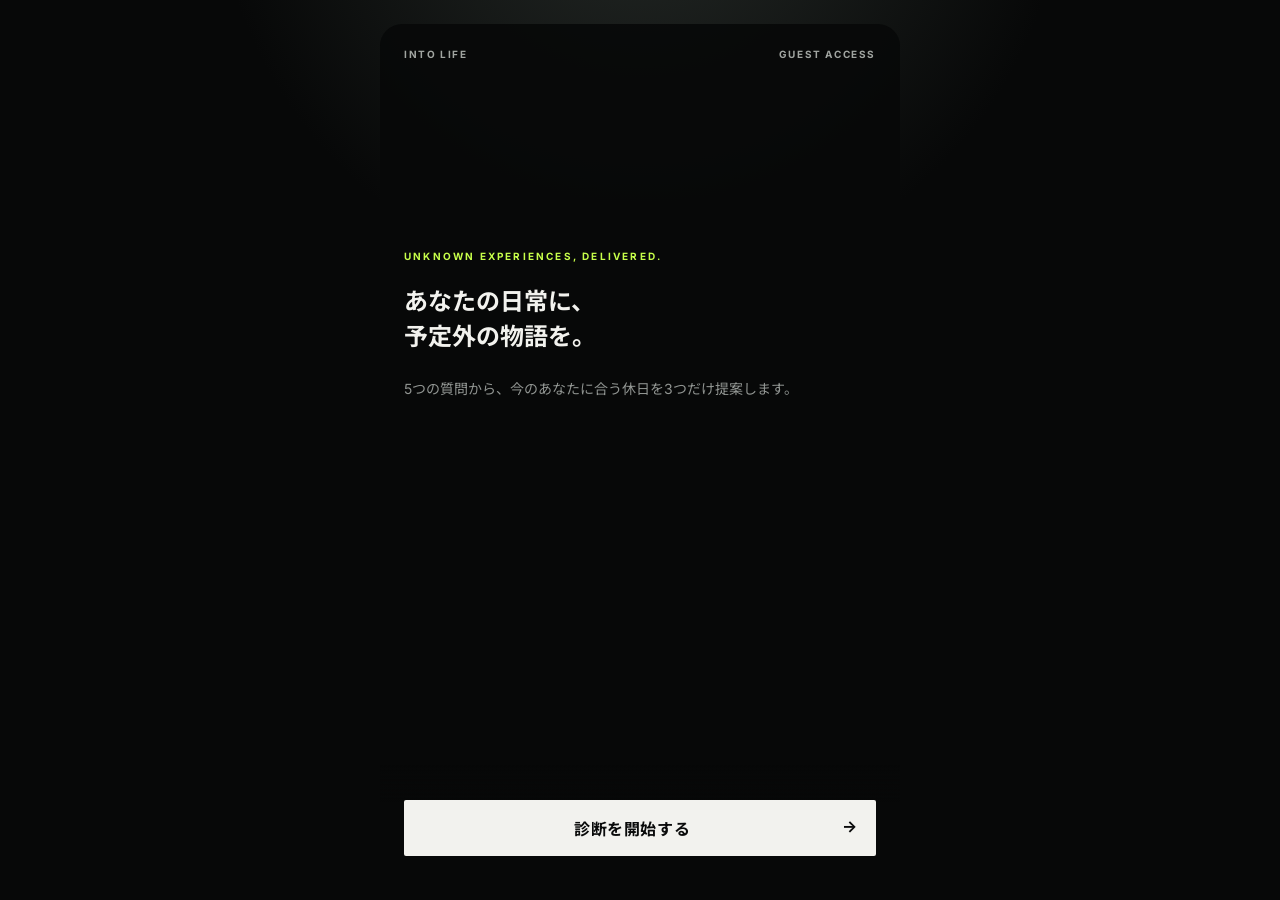
<file: index.html>
<!doctype html>
<html lang="ja">
<head>
  <meta charset="utf-8">
  <meta name="viewport" content="width=device-width,initial-scale=1,viewport-fit=cover">
  <meta name="theme-color" content="#070808">
  <title>Into life — Your reality, unlocked.</title>
  <link rel="stylesheet" href="./assets/user.css">
  <link rel="stylesheet" href="./assets/user-ux.css">
  <link rel="stylesheet" href="./assets/guest.css">
</head>
<body>
  <div id="splash" class="splash" aria-hidden="true">
    <div class="splash-mark">INTO LIFE</div>
    <p>日常に、自分では選ばなかった事件を。</p>
  </div>

  <main id="onboarding" class="onboarding hidden">
    <section class="onboard-screen active" data-onboard="0">
      <header class="minimal-head"><span>INTO LIFE</span><span>GUEST ACCESS</span></header>
      <div class="onboard-hero">
        <p class="signal">UNKNOWN EXPERIENCES, DELIVERED.</p>
        <h1>あなたの日常に、<br>予定外の物語を。</h1>
        <p class="lead">5つの質問から、今のあなたに合う休日を3つだけ提案します。</p>
      </div>
      <div class="onboard-footer"><button class="action light" data-onboard-next>診断を開始する <span>→</span></button></div>
    </section>

    <section class="onboard-screen" data-onboard="1">
      <header class="minimal-head"><button class="text-button" data-onboard-prev>← BACK</button><span>01 / 05</span></header>
      <div class="question-wrap">
        <p class="signal">PREFERENCE CHECK</p><h2>今の気分を、<br>5つだけ。</h2>
        <p class="survey-shortcut">深く考えず、今の気分に近いものを選んでください。</p>
        <fieldset><legend>今の休日、どちらに近い？</legend><div class="choice-grid" data-choice="mood"><button class="choice selected" data-value="rest">静かに過ごしたい</button><button class="choice" data-value="active">何かを起こしたい</button></div></fieldset>
        <fieldset><legend>どんな刺激がほしい？</legend><div class="choice-grid three" data-choice="stimulus"><button class="choice" data-value="people">人</button><button class="choice selected" data-value="place">場所</button><button class="choice" data-value="experience">体験</button></div></fieldset>
        <fieldset><legend>どこまで未知でも大丈夫？</legend><div class="choice-grid three" data-choice="unknown"><button class="choice selected" data-value="safe">安心寄り</button><button class="choice" data-value="mid">少し未知</button><button class="choice" data-value="high">かなり未知</button></div></fieldset>
        <fieldset><legend>人との距離感は？</legend><div class="choice-grid three" data-choice="social"><button class="choice selected" data-value="solo">ひとり中心</button><button class="choice" data-value="small">少人数</button><button class="choice" data-value="social">交流したい</button></div></fieldset>
        <fieldset><legend>使える時間は？</legend><div class="choice-grid three" data-choice="duration"><button class="choice" data-value="short">2時間以内</button><button class="choice selected" data-value="half">半日</button><button class="choice" data-value="full">一日</button></div></fieldset>
      </div>
      <div class="onboard-footer"><button id="diagnoseButton" class="action light">このままおすすめを見る <span>→</span></button></div>
    </section>

    <section class="onboard-screen" data-onboard="2">
      <header class="minimal-head"><span>INTO LIFE</span><span>ANALYSIS COMPLETE</span></header>
      <div class="result-wrap">
        <div class="result-orbit"><span id="typeCode">LIGHT / UNKNOWN</span></div>
        <p class="signal">YOUR MISSION PROFILE</p>
        <h2 id="typeName">静かな探索者</h2>
        <p id="typeDescription" class="lead">安心できる輪郭を残しながら、知らない場所へ踏み出す体験が合っています。</p>
        <div class="classified"><span>CLASSIFIED</span><p>診断結果をもとに、運営があなたのためのミッションを準備します。内容は公開の瞬間まで秘密です。</p></div>
      </div>
      <div class="onboard-footer"><button id="completeDiagnosis" class="action light">3つの提案を見る <span>→</span></button></div>
    </section>

    <section class="onboard-screen" data-onboard="3">
      <header class="minimal-head"><span>INTO LIFE</span><span>NAME REQUIRED</span></header>
      <div class="auth-intro">
        <p class="signal">IDENTIFICATION</p>
        <h2>ユーザーネームを<br>決めてください。</h2>
        <p class="lead">メールアドレスもアカウント登録も必要ありません。ユーザーネームはこの端末にだけ保存されます。</p>
        <form id="nameForm" class="name-form">
          <label>USERNAME<input id="username" type="text" autocomplete="username" maxlength="40" placeholder="例：RIN" required></label>
          <button class="action light" type="submit">Into lifeをはじめる <span>→</span></button>
        </form>
      </div>
    </section>
  </main>

  <div id="app" class="app hidden">
    <header class="app-header">
      <span class="wordmark">INTO LIFE</span>
    </header>

    <section id="homeView" class="app-view active">
      <div id="homeContent" class="view-content"><div class="loading"><i></i><p>SECURE CHANNEL CONNECTING</p></div></div>
    </section>

  </div>

  <div id="toast" class="toast" role="status"></div>
  <script src="./assets/event-catalog.js?v=guided-three-choice"></script>
  <script src="./assets/user-app.js?v=guided-three-choice"></script>
</body>
</html>
</file>
<file: assets/user.css>
@import url('https://fonts.googleapis.com/css2?family=Inter:wght@400;500;600;700&family=Noto+Sans+JP:wght@400;500;600;700&display=swap');
:root{--black:#070808;--ink:#0b0c0d;--panel:#111314;--panel-2:#17191a;--white:#f2f2ee;--soft:#c8c9c5;--muted:#777b78;--line:#242725;--accent:#c7ff4a;--danger:#ff776e;--safe-bottom:max(20px,env(safe-area-inset-bottom));font-synthesis:none}*{box-sizing:border-box}html{background:var(--black);color:var(--white)}body{margin:0;min-height:100vh;background:radial-gradient(circle at 50% -15%,#252a27 0,transparent 35%),var(--black);font-family:Inter,"Noto Sans JP",sans-serif;-webkit-font-smoothing:antialiased}button,input{font:inherit}button{cursor:pointer}.hidden{display:none!important}.signal{margin:0 0 13px;color:var(--accent);font-size:10px;font-weight:700;letter-spacing:.22em}.splash{position:fixed;z-index:100;inset:0;display:grid;place-content:center;text-align:center;background:#050606;transition:opacity .65s ease,visibility .65s}.splash::before{content:"";position:absolute;inset:0;background:linear-gradient(105deg,transparent 45%,rgba(255,255,255,.035) 50%,transparent 55%);animation:scan 1.6s ease}.splash-mark{font-size:24px;font-weight:700;letter-spacing:.38em;animation:splashType 1.2s cubic-bezier(.2,.8,.2,1)}.splash p{margin:20px 0 0;color:#8d918d;font-size:12px;letter-spacing:.08em}.splash.done{opacity:0;visibility:hidden}.onboarding{width:min(100%,520px);min-height:100dvh;margin:auto;position:relative;background:rgba(7,8,8,.9);overflow:hidden}.onboard-screen{display:none;min-height:100dvh;padding:calc(24px + env(safe-area-inset-top)) 24px calc(112px + var(--safe-bottom));animation:viewIn .45s ease}.onboard-screen.active{display:block}.minimal-head{display:flex;justify-content:space-between;align-items:center;color:#a1a5a1;font-size:10px;font-weight:700;letter-spacing:.16em}.text-button{border:0;background:none;color:inherit;font-size:10px;letter-spacing:.12em;padding:7px 0}.onboard-hero{padding-top:clamp(110px,22vh,190px)}.onboard h1{font-size:clamp(42px,11vw,59px);line-height:1.08;letter-spacing:-.055em;margin:0;max-width:470px}.lead{color:#919592;font-size:14px;line-height:1.9;margin:24px 0 0;max-width:400px}.onboard-footer{position:fixed;z-index:3;bottom:0;left:50%;transform:translateX(-50%);width:min(100%,520px);padding:35px 24px var(--safe-bottom);background:linear-gradient(transparent,var(--black) 34%)}.action{width:100%;min-height:56px;border:0;border-radius:2px;padding:16px 18px;font-weight:700;letter-spacing:.04em}.action span{float:right}.action.light{background:var(--white);color:#0a0b0b}.action.dark{background:#181a1a;color:var(--white);border:1px solid #292c2a}.question-wrap{padding:68px 0 0}.question-wrap h2,.result-wrap h2,.auth-intro h2{margin:0;font-size:38px;line-height:1.18;letter-spacing:-.045em}.question-wrap fieldset{border:0;padding:0;margin:36px 0 0}.question-wrap legend{color:#9a9e9a;font-size:12px;margin-bottom:12px}.choice-grid{display:grid;grid-template-columns:1fr 1fr;gap:8px}.choice-grid.three{grid-template-columns:repeat(3,1fr)}.choice{min-height:52px;border:1px solid #282b29;background:#111312;color:#9b9f9b;padding:10px 8px;font-size:12px}.choice.selected{border-color:var(--white);background:var(--white);color:#090a0a}.result-wrap{padding-top:76px}.result-orbit{width:154px;height:154px;border:1px solid #343834;border-radius:50%;display:grid;place-items:center;margin-bottom:47px;position:relative}.result-orbit::before,.result-orbit::after{content:"";position:absolute;border:1px solid #1d201e;border-radius:50%;inset:14px}.result-orbit::after{inset:31px;background:var(--accent);border:0;box-shadow:0 0 55px rgba(199,255,74,.13)}.result-orbit span{z-index:1;color:#111;font-size:8px;font-weight:800;letter-spacing:.11em}.classified{margin-top:38px;padding:19px 0;border-top:1px solid var(--line);border-bottom:1px solid var(--line);display:grid;grid-template-columns:84px 1fr;gap:16px}.classified span{color:var(--accent);font-size:9px;letter-spacing:.14em}.classified p{color:#858985;font-size:12px;line-height:1.7;margin:0}.auth-intro{padding-top:clamp(150px,28vh,240px)}.app{width:min(100%,680px);min-height:100dvh;margin:auto;position:relative;background:rgba(7,8,8,.92);box-shadow:0 0 100px rgba(0,0,0,.45)}.app-header{height:76px;padding:calc(16px + env(safe-area-inset-top)) 21px 8px;display:flex;align-items:center;justify-content:space-between;position:fixed;z-index:15;top:0;left:50%;transform:translateX(-50%);width:min(100%,680px);background:linear-gradient(var(--black) 64%,transparent)}.wordmark{border:0;background:none;color:var(--white);font-size:12px;font-weight:700;letter-spacing:.24em;padding:8px 0}.header-actions{display:flex;gap:8px}.round-button,.avatar-button{width:35px;height:35px;border:1px solid var(--line);border-radius:50%;background:#0c0e0d;color:#c8cbc7}.avatar-button{font-size:9px;font-weight:700;letter-spacing:.08em}.round-button.refreshing{animation:spin .7s linear infinite}.app-view{display:none;min-height:100dvh;padding-top:76px;padding-bottom:calc(85px + var(--safe-bottom));animation:viewIn .35s ease}.app-view.active{display:block}.view-content{padding:28px 21px 50px}.loading{min-height:70vh;display:grid;place-content:center;text-align:center}.loading i{display:block;width:8px;height:8px;background:var(--accent);border-radius:50%;margin:0 auto 22px;animation:pulse 1.2s infinite}.loading p{font-size:9px;letter-spacing:.2em;color:#6d716d}.error-state,.empty-state{min-height:65vh;display:grid;place-content:center;text-align:center}.error-state h2,.empty-state h2{font-size:30px;margin:10px 0}.error-state p,.empty-state p{color:var(--muted);font-size:13px;line-height:1.8}.retry{border:0;background:var(--white);color:#111;padding:13px 18px;margin-top:20px}.home-intro{display:flex;justify-content:space-between;align-items:end;margin:7px 0 20px}.home-intro p{margin:0;color:#797d79;font-size:11px}.mission-index{font-size:10px;letter-spacing:.14em;color:#9b9f9b}.hero-mission{position:relative;min-height:520px;padding:30px 24px 25px;background:linear-gradient(160deg,#171a18,#0d0f0e 60%);overflow:hidden}.hero-mission::before{content:"";position:absolute;width:310px;height:310px;border:1px solid #252925;border-radius:50%;right:-155px;top:-80px}.hero-mission::after{content:"";position:absolute;width:185px;height:185px;border:1px solid #202320;border-radius:50%;right:-92px;top:-18px}.hero-top{position:relative;z-index:1;display:flex;justify-content:space-between;align-items:center}.state-label{font-size:9px;letter-spacing:.2em;color:var(--accent);font-weight:700}.state-dot{width:7px;height:7px;border-radius:50%;background:var(--accent);box-shadow:0 0 18px rgba(199,255,74,.6)}.event-date{position:relative;z-index:1;margin-top:65px}.event-date span{display:block;color:#767a76;font-size:9px;letter-spacing:.2em;margin-bottom:9px}.event-date strong{font-size:52px;line-height:1;letter-spacing:-.055em;font-weight:500}.mission-main{position:relative;z-index:1;margin-top:65px}.mission-main .pretitle{font-size:9px;letter-spacing:.18em;color:#777b77;margin-bottom:13px}.mission-main h1{font-size:clamp(36px,10vw,52px);line-height:1.08;letter-spacing:-.055em;margin:0;overflow-wrap:anywhere}.mission-main h1.concealed{font-size:58px;letter-spacing:.15em;filter:blur(.4px)}.mission-copy{color:#8e928e;font-size:13px;line-height:1.8;margin:18px 0 0;max-width:430px}.hero-footer{position:absolute;z-index:1;bottom:25px;left:24px;right:24px;display:flex;justify-content:space-between;align-items:end}.micro-data span{display:block;color:#666a66;font-size:8px;letter-spacing:.15em;margin-bottom:5px}.micro-data strong{font-size:13px;font-weight:500}.hero-symbol{font-size:31px;color:#40443f}.countdown{padding:31px 4px 23px;border-bottom:1px solid var(--line)}.countdown-label{font-size:8px;letter-spacing:.22em;color:#737773}.countdown-grid{display:grid;grid-template-columns:1fr 1.4fr;align-items:end;margin-top:12px}.countdown-days strong{font-size:34px;font-weight:500}.countdown-days span{font-size:9px;letter-spacing:.18em;color:#7d817d;margin-left:7px}.countdown-clock{font-size:24px;letter-spacing:.08em;text-align:right;color:#bfc2be}.intel{padding:30px 3px 0}.intel-header{display:flex;justify-content:space-between;align-items:center}.intel-header h2{font-size:20px;margin:0}.unlock-badge{font-size:8px;color:var(--accent);letter-spacing:.14em}.intel-block{padding:24px 0;border-bottom:1px solid var(--line)}.intel-block span{display:block;color:#6f736f;font-size:8px;letter-spacing:.18em;margin-bottom:10px}.intel-block strong,.intel-block p{display:block;margin:0;color:#e4e5e1;font-size:18px;line-height:1.55;font-weight:500}.intel-block p{font-size:14px;color:#b2b5b1}.map-link{display:inline-flex;margin-top:16px;color:var(--accent);font-size:10px;letter-spacing:.12em;text-decoration:none}.reveal-panel{text-align:center;padding:55px 16px 38px}.reveal-seal{width:90px;height:90px;margin:0 auto 31px;border:1px solid #343834;border-radius:50%;display:grid;place-items:center;color:var(--accent);font-size:28px;animation:sealPulse 2.4s infinite}.reveal-panel h2{font-size:30px;margin:0}.reveal-panel p{color:#7d817d;font-size:12px;line-height:1.7}.reveal-button{margin-top:27px;width:100%;border:0;background:var(--accent);color:#0b0d0b;padding:18px;font-weight:800;letter-spacing:.08em}.revealed-copy{animation:revealIn .85s cubic-bezier(.2,.8,.2,1)}.complete-banner{margin:0 -24px -25px;padding:30px 24px;background:var(--white);color:#101110}.complete-banner .state-label{color:#4c514b}.complete-banner h2{font-size:33px;letter-spacing:-.04em;margin:12px 0 5px}.complete-banner p{color:#656964;font-size:11px}.feedback{padding:35px 3px}.feedback h2{font-size:21px}.feedback-question{margin-top:26px}.feedback-question p{color:#a4a8a4;font-size:12px}.binary{display:grid;grid-template-columns:1fr 1fr;gap:8px}.binary button,.stars button{border:1px solid var(--line);background:#111312;color:#a5a9a5;padding:13px}.binary button.selected,.stars button.selected{background:var(--white);color:#111}.stars{display:grid;grid-template-columns:repeat(5,1fr);gap:6px}.stars button{font-size:19px;padding:10px 2px}.feedback-note{color:#5f635f;font-size:9px;margin-top:18px}.unlocking .hero-mission{animation:unlockFlash 1s ease}.unlocking .state-label{animation:tracking .9s ease}.archive-content,.profile-content{padding-top:43px}.view-title{font-size:44px;letter-spacing:-.055em;margin:0}.view-subtitle{color:#7a7e7a;font-size:13px;line-height:1.7;margin:12px 0 45px}.archive-list{position:relative}.archive-list::before{content:"";position:absolute;top:0;bottom:0;left:24px;width:1px;background:#232623}.archive-row{position:relative;width:100%;display:grid;grid-template-columns:49px 1fr auto;gap:14px;align-items:center;border:0;border-bottom:1px solid var(--line);background:transparent;color:var(--white);padding:22px 0;text-align:left}.archive-num{z-index:1;width:49px;height:49px;border-radius:50%;display:grid;place-items:center;background:var(--black);border:1px solid #2d312d;color:#8f938f;font-size:10px}.archive-row.current .archive-num{background:var(--accent);color:#111;border-color:var(--accent)}.archive-title{font-size:14px;font-weight:600;line-height:1.5}.archive-title.secret{letter-spacing:.16em}.archive-date{color:#636763;font-size:9px;margin-top:6px}.archive-state{color:#777b77;font-size:8px;letter-spacing:.14em}.archive-row.current .archive-state{color:var(--accent)}.profile-identity{padding:20px 0 34px}.level{font-size:65px;letter-spacing:-.06em;line-height:1}.level span{display:block;font-size:9px;letter-spacing:.2em;color:#767a76;margin-bottom:11px}.profile-name{font-size:14px;color:#a6aaa6;margin-top:16px}.stat-grid{border-top:1px solid var(--line)}.stat{padding:25px 0;border-bottom:1px solid var(--line);display:flex;justify-content:space-between;align-items:end}.stat span{font-size:9px;letter-spacing:.16em;color:#747874}.stat strong{font-size:35px;font-weight:500}.progress-block{padding:30px 0}.progress-label{display:flex;justify-content:space-between;color:#747874;font-size:9px;letter-spacing:.12em}.progress-line{height:2px;background:#292c29;margin-top:13px}.progress-line i{display:block;height:100%;background:var(--accent)}.bottom-nav{position:fixed;z-index:20;bottom:0;left:50%;transform:translateX(-50%);width:min(100%,680px);height:calc(67px + var(--safe-bottom));padding:5px 12px var(--safe-bottom);display:grid;grid-template-columns:repeat(3,1fr);background:rgba(10,11,11,.94);backdrop-filter:blur(18px);border-top:1px solid #1e211f}.nav-item{border:0;background:transparent;color:#5f635f;display:grid;place-content:center;gap:4px;font-size:8px;letter-spacing:.1em}.nav-icon{font-size:18px;line-height:1}.nav-item.active{color:var(--white)}dialog{width:min(100% - 20px,480px);max-height:90dvh;padding:0;border:1px solid #262926;border-radius:12px 12px 0 0;background:#101211;color:var(--white);position:fixed;inset:auto 10px 0;margin:0 auto}dialog::backdrop{background:rgba(0,0,0,.75);backdrop-filter:blur(7px)}.auth-sheet{padding:17px 24px calc(25px + var(--safe-bottom));position:relative}.sheet-handle{width:34px;height:3px;background:#3a3e3a;margin:0 auto 28px}.close-button{position:absolute;right:17px;top:18px;border:0;background:transparent;color:#8e928e;font-size:24px}.auth-sheet h2{font-size:29px;margin:0}.auth-sheet>p:not(.signal):not(.auth-error){color:#7d817d;font-size:12px;line-height:1.7}.auth-sheet form{display:grid;gap:12px;margin-top:24px}.auth-sheet label{color:#737773;font-size:8px;letter-spacing:.16em}.auth-sheet input{display:block;width:100%;margin-top:8px;padding:14px;background:#181a19;color:#fff;border:1px solid #2b2e2b;outline:0}.auth-sheet input:focus{border-color:#8d928c}.auth-error{min-height:18px;color:var(--danger);font-size:11px;line-height:1.5}.compact-sheet h2{font-size:16px;overflow-wrap:anywhere;margin-bottom:30px}.toast{position:fixed;z-index:50;left:50%;bottom:calc(88px + var(--safe-bottom));transform:translate(-50%,10px);padding:11px 16px;background:var(--white);color:#111;font-size:10px;font-weight:700;opacity:0;pointer-events:none;transition:.25s}.toast.show{opacity:1;transform:translate(-50%,0)}@keyframes scan{from{transform:translateX(-70%)}to{transform:translateX(70%)}}@keyframes splashType{from{opacity:0;letter-spacing:.65em;filter:blur(6px)}to{opacity:1;letter-spacing:.38em;filter:blur(0)}}@keyframes viewIn{from{opacity:0;transform:translateY(8px)}to{opacity:1;transform:none}}@keyframes pulse{50%{opacity:.25;transform:scale(.7)}}@keyframes spin{to{transform:rotate(360deg)}}@keyframes sealPulse{50%{transform:scale(1.04);box-shadow:0 0 60px rgba(199,255,74,.08)}}@keyframes revealIn{from{opacity:0;filter:blur(12px);transform:scale(.97)}to{opacity:1;filter:blur(0);transform:none}}@keyframes unlockFlash{0%{filter:brightness(1)}30%{filter:brightness(1.6)}100%{filter:brightness(1)}}@keyframes tracking{from{letter-spacing:.5em;opacity:0}to{letter-spacing:.2em;opacity:1}}@media(min-width:681px){body{padding:24px 0}.app,.onboarding{min-height:calc(100dvh - 48px);border-radius:22px;overflow:hidden}.app-header{top:24px}.bottom-nav{bottom:24px;border-radius:0 0 22px 22px}.onboard-screen{min-height:calc(100dvh - 48px)}.onboard-footer{bottom:24px}.hero-mission{min-height:500px}.view-content{padding-left:34px;padding-right:34px}dialog{left:50%;bottom:24px;transform:translateX(-50%);margin:0}}@media(prefers-reduced-motion:reduce){*,*::before,*::after{animation-duration:.01ms!important;animation-iteration-count:1!important;scroll-behavior:auto!important;transition-duration:.01ms!important}}
</file>
<file: assets/user-ux.css>
/* UX clarity layer: interaction hierarchy without changing the visual world. */
.app-view{animation:fadeOnly .22s ease}.next-heading{text-align:center;margin:5px 0 23px}.next-heading .signal{margin-bottom:7px}.next-heading p{margin:0;color:#737773;font-size:10px}.mission-overview{min-height:440px;padding:27px 24px 24px;display:flex;flex-direction:column;background:linear-gradient(160deg,#181b19,#0d0f0e 64%);position:relative;overflow:hidden}.mission-overview::after{content:"";position:absolute;width:270px;height:270px;border:1px solid #272a27;border-radius:50%;right:-135px;top:-105px}.overview-head{display:flex;justify-content:space-between;position:relative;z-index:1}.overview-number{font-size:10px;letter-spacing:.16em;color:#a0a49f}.overview-date{margin-top:47px;position:relative;z-index:1}.overview-date strong{display:block;font-size:52px;line-height:1;font-weight:500;letter-spacing:-.055em}.overview-date span{display:block;margin-top:9px;color:#b4b7b3;font-size:20px}.status-summary{margin-top:auto;position:relative;z-index:1;padding-top:31px;border-top:1px solid #282b28}.status-summary>span{color:#747874;font-size:8px;letter-spacing:.2em}.status-summary strong{display:block;margin-top:10px;color:var(--accent);font-size:13px;letter-spacing:.12em}.status-summary p{margin:9px 0 0;color:#c8cbc7;font-size:14px;line-height:1.65}.next-change{padding:20px 4px;border-bottom:1px solid var(--line);display:flex;justify-content:space-between;gap:20px;align-items:center}.next-change span{color:#717571;font-size:8px;letter-spacing:.17em;white-space:nowrap}.next-change strong{color:#d7d9d5;font-size:12px;line-height:1.5;text-align:right;font-weight:500}.primary-task{padding:22px 0 4px}.main-cta{width:100%;min-height:58px;border:0;background:var(--white);color:#101110;padding:16px 18px;text-align:left;font-size:14px;font-weight:750}.main-cta span{float:right;font-size:18px}.main-cta:active,.action:active,.retry:active{transform:scale(.985);filter:brightness(.9)}.detail-section{display:none;padding:44px 2px 10px;scroll-margin-top:70px}.detail-section.open{display:block;animation:fadeOnly .28s ease}.detail-title{margin-bottom:30px}.detail-title h2{font-size:27px;margin:0}.detail-title p{color:#797d79;font-size:12px;line-height:1.6}.progress-timeline{margin:0 0 38px;padding:0;list-style:none}.progress-step{position:relative;padding:0 0 28px 36px}.progress-step::before{content:"";position:absolute;left:9px;top:19px;bottom:-2px;width:1px;background:#292c29}.progress-step:last-child::before{display:none}.progress-dot{position:absolute;left:3px;top:2px;width:13px;height:13px;border:2px solid #444844;border-radius:50%;background:var(--black)}.progress-step.done .progress-dot{border-color:var(--accent);background:var(--accent)}.progress-step.current .progress-dot{border-color:var(--accent);box-shadow:0 0 0 5px rgba(199,255,74,.09)}.progress-step span{display:block;color:#777b77;font-size:8px;letter-spacing:.16em}.progress-step strong{display:block;margin-top:6px;font-size:13px;font-weight:600}.progress-step p{margin:5px 0 0;color:#777b77;font-size:11px;line-height:1.55}.known-info{margin-top:12px}.known-info h3{font-size:17px;margin:0 0 8px}.known-info-intro{color:#777b77;font-size:11px;line-height:1.65;margin-bottom:16px}.info-row{display:grid;grid-template-columns:105px 1fr;gap:16px;padding:17px 0;border-bottom:1px solid var(--line)}.info-row span{color:#717571;font-size:9px;letter-spacing:.08em}.info-row strong{font-size:13px;line-height:1.55;font-weight:500}.info-row .pending{color:#777b77}.empty-actions{display:grid;gap:9px;margin-top:28px}.empty-link{min-height:50px;border:1px solid #303330;background:#121413;color:#e0e2de;text-align:left;padding:14px 16px;font-size:12px}.empty-link span{float:right}.tutorial-sheet h2{font-size:27px}.tutorial-steps{margin:27px 0}.tutorial-steps>div{display:grid;grid-template-columns:42px 1fr;gap:13px;padding:16px 0;border-bottom:1px solid var(--line)}.tutorial-steps>div>span{color:var(--accent);font-size:10px}.tutorial-steps p{margin:0;color:#747874;font-size:11px;line-height:1.55}.tutorial-steps strong{display:block;color:#e6e8e4;font-size:13px;margin-bottom:3px}.tutorial-skip{width:100%;border:0;background:transparent;color:#777b77;padding:16px;font-size:11px}.nav-item{min-height:54px}.nav-item:active,.archive-row:active{background:#171918}.archive-row::after{content:"›";position:absolute;right:0;color:#626662;font-size:18px}.archive-state{margin-right:18px}.round-button,.avatar-button,.close-button{min-width:44px;min-height:44px}.loading p{font-size:10px}.error-detail{max-width:310px;overflow-wrap:anywhere}.error-state .retry{min-width:160px}.reveal-button:active{transform:scale(.985)}@keyframes fadeOnly{from{opacity:0}to{opacity:1}}
</file>
<file: assets/guest.css>
.name-form {
  display: grid;
  gap: 18px;
  margin-top: 32px;
}

.name-form label {
  display: grid;
  gap: 9px;
  color: #8a8e89;
  font-size: 10px;
  letter-spacing: 0.16em;
}

.name-form input {
  width: 100%;
  min-height: 58px;
  border: 1px solid #303330;
  border-radius: 0;
  background: #101211;
  color: #f4f5f2;
  padding: 0 16px;
  font: 500 17px/1 var(--font-body);
  letter-spacing: 0.04em;
}

.name-form input:focus {
  border-color: var(--accent);
  outline: 1px solid var(--accent);
}

.survey-shortcut {
  margin: -8px 0 22px;
  color: #92968f;
  font-size: 12px;
  line-height: 1.7;
}

.compact-sheet .action + .action {
  margin-top: 10px;
}

/* Staged mission UX: the journey is explicit while the experience stays sealed. */
.mission-overview {
  min-height: 360px;
}

.overview-date {
  margin-top: 38px;
}

.essential-line {
  display: flex;
  align-items: center;
  flex-wrap: wrap;
  gap: 8px;
  margin: 27px 0 0;
  color: #aeb2ad;
  font-size: 11px;
  letter-spacing: .04em;
  position: relative;
  z-index: 1;
}

.essential-line i {
  width: 3px;
  height: 3px;
  border-radius: 50%;
  background: #555955;
}

.mission-safety-summary {
  display: grid;
  grid-template-columns: 1fr 1fr;
  gap: 1px;
  margin-top: 34px;
  border: 1px solid #2a2d2a;
  background: #2a2d2a;
  position: relative;
  z-index: 1;
}

.mission-safety-summary > div {
  min-height: 70px;
  padding: 13px;
  background: #111312;
}

.mission-safety-summary span,
.unlocked-intel > span,
.mission-reveal > span,
.sealed-content > span {
  display: block;
  color: #717571;
  font-size: 8px;
  letter-spacing: .17em;
}

.mission-safety-summary strong {
  display: block;
  margin-top: 8px;
  color: #e2e4e0;
  font-size: 12px;
  line-height: 1.45;
}

.status-summary {
  margin-top: auto;
}

.app-view {
  padding-bottom: 24px;
}

.next-heading {
  margin-bottom: 16px;
}

.next-heading .signal {
  margin: 0;
}

.primary-task {
  padding-top: 16px;
}

.detail-section {
  padding-top: 34px;
}

.detail-title {
  margin-bottom: 20px;
}

.bottom-nav {
  grid-template-columns: repeat(2, 1fr);
}

.compact-progress {
  display: grid;
  grid-template-columns: repeat(5, 1fr);
  margin: 0 0 30px;
}

.compact-progress > div {
  min-width: 0;
  position: relative;
  padding-top: 19px;
  text-align: center;
}

.compact-progress > div::before {
  content: "";
  position: absolute;
  top: 5px;
  left: 0;
  right: 0;
  height: 1px;
  background: #2c2f2c;
}

.compact-progress > div:first-child::before { left: 50%; }
.compact-progress > div:last-child::before { right: 50%; }

.compact-progress i {
  position: absolute;
  z-index: 1;
  top: 1px;
  left: 50%;
  width: 9px;
  height: 9px;
  transform: translateX(-50%);
  border: 1px solid #555955;
  border-radius: 50%;
  background: #080909;
}

.compact-progress .done i,
.compact-progress .current i {
  border-color: var(--accent);
  background: var(--accent);
}

.compact-progress .current i {
  box-shadow: 0 0 0 4px rgba(199,255,74,.1);
}

.compact-progress span {
  display: block;
  overflow: hidden;
  color: #5f635f;
  font-size: 6px;
  letter-spacing: 0;
  text-overflow: clip;
}

.compact-progress .current span { color: #d5d8d4; }

.minimal-info {
  margin-top: 0;
  border-top: 1px solid var(--line);
}

.minimal-info .info-row {
  grid-template-columns: 68px 1fr;
  padding: 15px 0;
}

.progress-step.locked {
  opacity: .72;
}

.progress-step em {
  display: inline-block;
  margin-top: 8px;
  padding: 4px 7px;
  border: 1px solid #303330;
  color: #6f736f;
  font-size: 7px;
  font-style: normal;
  letter-spacing: .16em;
}

.unlocked-intel,
.mission-reveal,
.sealed-content,
.location-ladder {
  margin-top: 38px;
  padding: 25px 20px;
  border: 1px solid #292c29;
  background: #101211;
}

.unlocked-intel {
  border-color: rgba(199,255,74,.5);
  box-shadow: inset 3px 0 0 var(--accent);
}

.unlocked-intel > span,
.mission-reveal > span {
  color: var(--accent);
}

.unlocked-intel h3,
.location-ladder h3 {
  margin: 9px 0 12px;
  font-size: 19px;
}

.unlocked-intel p,
.mission-reveal p,
.sealed-content p {
  margin: 0;
  color: #b6bab5;
  font-size: 13px;
  line-height: 1.8;
}

.known-info {
  margin-top: 42px;
}

.known-info > .signal {
  color: var(--accent);
  margin-bottom: 10px;
}

.location-ladder {
  padding-bottom: 8px;
}

.location-step {
  display: grid;
  grid-template-columns: 32px 1fr 20px;
  gap: 12px;
  align-items: center;
  min-height: 72px;
  border-top: 1px solid #272a27;
}

.location-step > span {
  color: #626662;
  font-size: 9px;
}

.location-step small {
  display: block;
  color: #696d69;
  font-size: 7px;
  letter-spacing: .15em;
}

.location-step strong {
  display: block;
  margin-top: 6px;
  color: #e0e2de;
  font-size: 12px;
  font-weight: 550;
}

.location-step > i {
  color: #575b57;
  font-style: normal;
  text-align: right;
}

.location-step.available > i {
  color: var(--accent);
}

.location-step.locked strong {
  color: #626662;
  letter-spacing: .15em;
}

.mission-reveal h2 {
  margin: 12px 0 16px;
  font-size: 28px;
  line-height: 1.2;
}

.mission-reveal small {
  display: block;
  margin-top: 22px;
  color: #6f736f;
  font-size: 9px;
  line-height: 1.6;
}

.sealed-content {
  text-align: center;
  background: linear-gradient(145deg,#101211,#0b0c0c);
}

.sealed-content strong {
  display: block;
  margin: 20px 0 12px;
  color: #777b77;
  font-size: 24px;
  letter-spacing: .22em;
}

.stage-reveal {
  animation: stagedUnlock .75s cubic-bezier(.2,.8,.2,1);
}

.archive-title.secret {
  letter-spacing: .08em;
}

@keyframes stagedUnlock {
  0% { opacity: 0; transform: translateY(10px); filter: blur(7px); }
  45% { box-shadow: inset 3px 0 0 var(--accent), 0 0 35px rgba(199,255,74,.07); }
  100% { opacity: 1; transform: none; filter: none; }
}

@media (max-width: 370px) {
  .mission-safety-summary strong { font-size: 11px; }
  .next-change { align-items: flex-start; flex-direction: column; }
  .next-change strong { text-align: left; }
}

.choice-shell {
  padding: 8px 0 24px;
}

.choice-heading {
  margin-bottom: 27px;
}

.choice-heading h1 {
  margin: 8px 0 12px;
  font-size: clamp(29px, 8vw, 40px);
  line-height: 1.15;
  letter-spacing: -.04em;
}

.choice-heading > p:last-child {
  margin: 0;
  color: #777b77;
  font-size: 11px;
  line-height: 1.7;
}

.weekend-options {
  display: grid;
  gap: 10px;
}

.weekend-option {
  width: 100%;
  min-height: 196px;
  padding: 20px;
  border: 1px solid #292c29;
  background: linear-gradient(145deg,#141615,#0d0f0e);
  color: #f1f2ef;
  text-align: left;
}

.weekend-option > span {
  color: var(--accent);
  font-size: 8px;
  letter-spacing: .16em;
}

.weekend-option > strong {
  display: block;
  margin-top: 14px;
  font-size: 20px;
  letter-spacing: .03em;
}

.weekend-option > p {
  margin: 7px 0 18px;
  color: #9a9e99;
  font-size: 12px;
}

.weekend-option > div {
  display: flex;
  flex-wrap: wrap;
  gap: 7px 14px;
  padding-top: 13px;
  border-top: 1px solid #282b28;
}

.weekend-option small {
  color: #b8bbb7;
  font-size: 9px;
}

.weekend-option em {
  display: block;
  margin-top: 17px;
  color: #e8eae6;
  font-size: 10px;
  font-style: normal;
  letter-spacing: .08em;
}

.weekend-option:active {
  transform: scale(.99);
  border-color: var(--accent);
}

@media (min-width: 681px) {
  .weekend-options {
    grid-template-columns: repeat(3, 1fr);
  }
  .weekend-option {
    min-height: 245px;
  }
}
</file>
